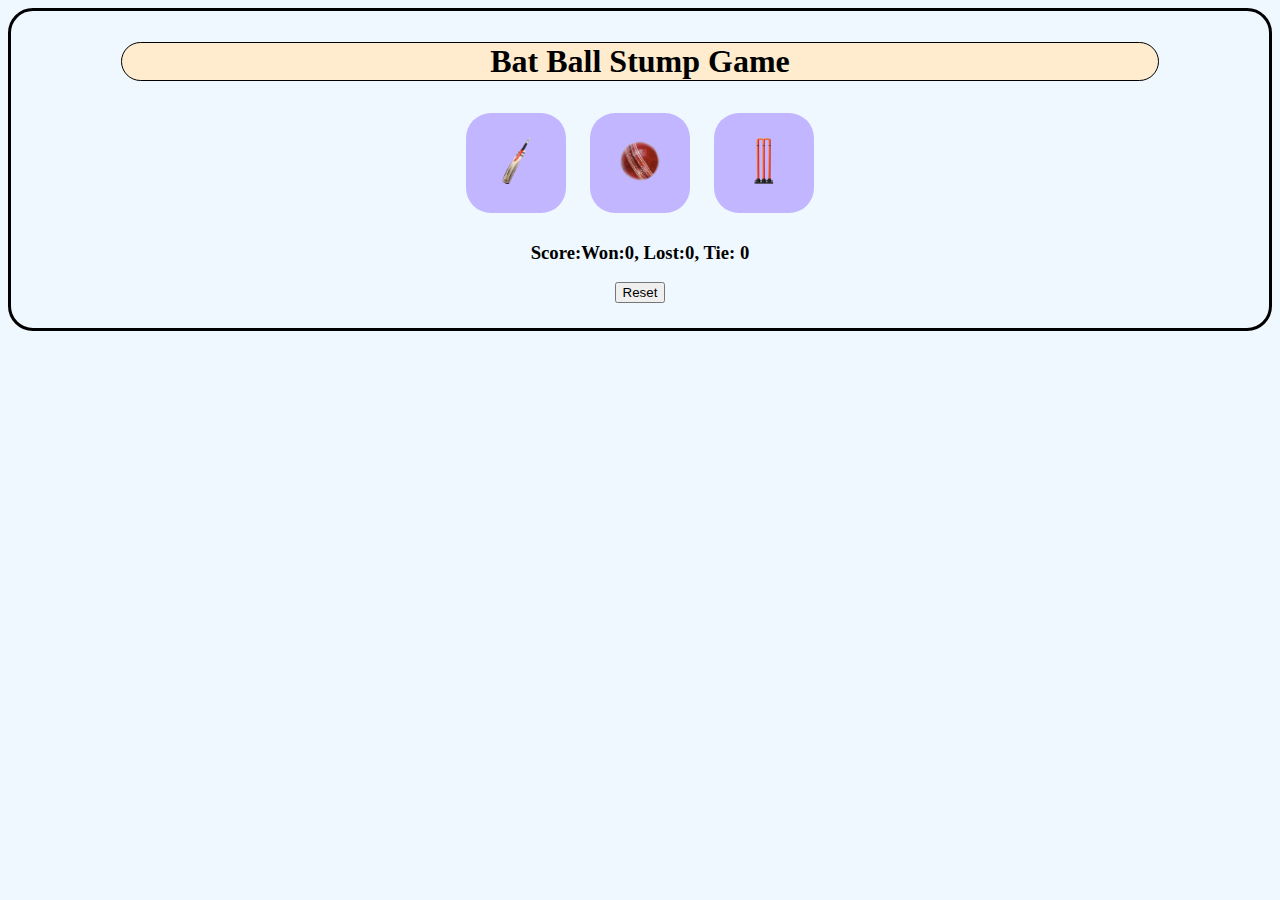
<file: CricketGame-Trevisx07/index.html>
<!DOCTYPE html>
<html lang="en">
<head>
  <title>Cricket Game</title>
  <link rel="stylesheet" href="styles.css">
</head>
<body>
  <h1>Bat Ball Stump Game</h1>

  <button class="choice-button" onclick="
  let computerChoice = generateComputerChoice();
  let resultMsg = getResult('Bat', computerChoice);
  showResult('Bat', computerChoice, resultMsg);
  ">
    <img src="img/bat.png" alt="Bat Image" class="choice-image">  
  </button>

  <button class="choice-button" onclick="
    computerChoice = generateComputerChoice();
    resultMsg = getResult('Ball', computerChoice);
    showResult('Ball', computerChoice, resultMsg);
  ">
    <img src="img/ball.png" alt="Ball Image" class="choice-image">  
  </button>

  <button class="choice-button" onclick="
    computerChoice = generateComputerChoice();
    resultMsg = getResult('Stump', computerChoice);
    showResult('Stump', computerChoice, resultMsg);
  ">
    <img src="img/stump.png" alt="Stump Image" class="choice-image">
  </button>

  <h3 id="user-move"></h3>
  <h3 id="computer-move"></h3>
  <h3 id="result"></h3>
  <h3 id="score"></h3>

  <button onclick="localStorage.clear()
      resetScore();
  ">Reset</button>

  <script>
    let scoreStr = localStorage.getItem('Score');
    let score;
    resetScore(scoreStr);

    function resetScore(scoreStr) {
      score = scoreStr ? JSON.parse(scoreStr) : {
        win: 0,
        lost: 0,
        tie: 0,
      };

      score.displayScore = function() {
        return `Score:Won:${score.win}, Lost:${score.lost}, Tie: ${score.tie}`;
      };

      showResult();
    }

    function generateComputerChoice() {
      //This will generate random number between 0 and 3
      let randomNumber = Math.random() * 3;
      if (randomNumber > 0 && randomNumber <= 1) {
        return 'Bat';
      } else if (randomNumber > 1 && randomNumber <= 2) {
        return 'Ball';
      } else {
        return 'Stump'
      }
    }

    function getResult(userMove, computerMove) {
      if (userMove === 'Bat') {
        if (computerMove === 'Ball') {
          score.win++;
          return 'User won.';
        } else if (computerMove === 'Bat') {
          score.tie++;
          return `It's a tie`;
        } else if (computerMove === 'Stump') {
          score.lost++;
          return 'Computer has won';
        }
      } else if (userMove === 'Ball') {
        if (computerMove === 'Ball') {
          score.tie++;
          return `It's a tie`;
        } else if (computerMove === 'Bat') {
          score.lost++;
          return 'Computer has won';
        } else if (computerMove === 'Stump') {
          score.win++;
          return 'User won.';
        }
      } else {
        if (computerMove === 'Ball') {
          score.lost++;
          return 'Computer has won';
        } else if (computerMove === 'Bat') {
          score.win++;
          return 'User won.';
        } else if (computerMove === 'Stump') {
          score.tie++;
          return `It's a tie`;
        }
      }
    }

    function showResult(userMove, computerMove, result) {
      localStorage.setItem('Score', JSON.stringify(score));
      
      document.querySelector('#user-move').innerText = 
        userMove ? `You have chosen ${userMove}` : '';
      
      document.querySelector('#computer-move').innerText =
        computerMove ? `Computer choice is ${computerMove}` : '';
      
      document.querySelector('#result').innerText = result || '';

      document.querySelector('#score').innerText = score.displayScore();
    }
  </script>
</body>
</html>
</file>
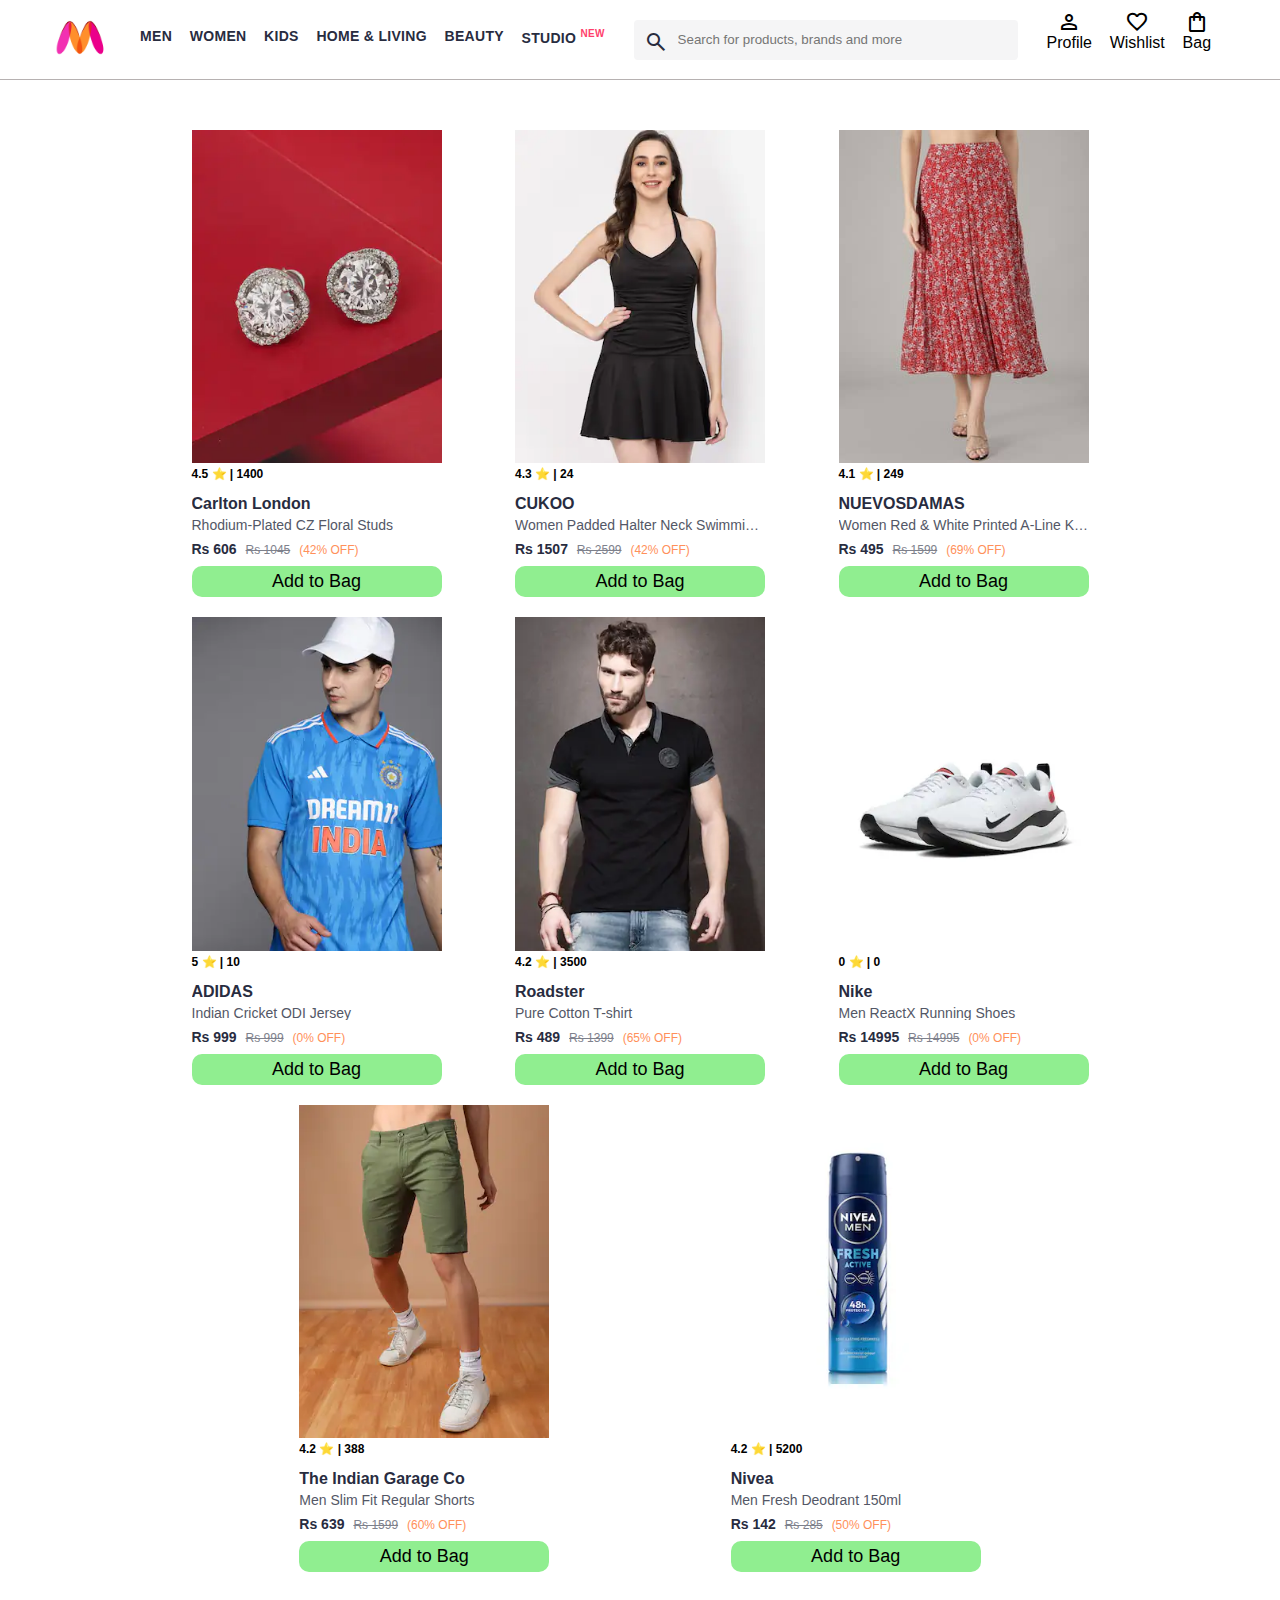
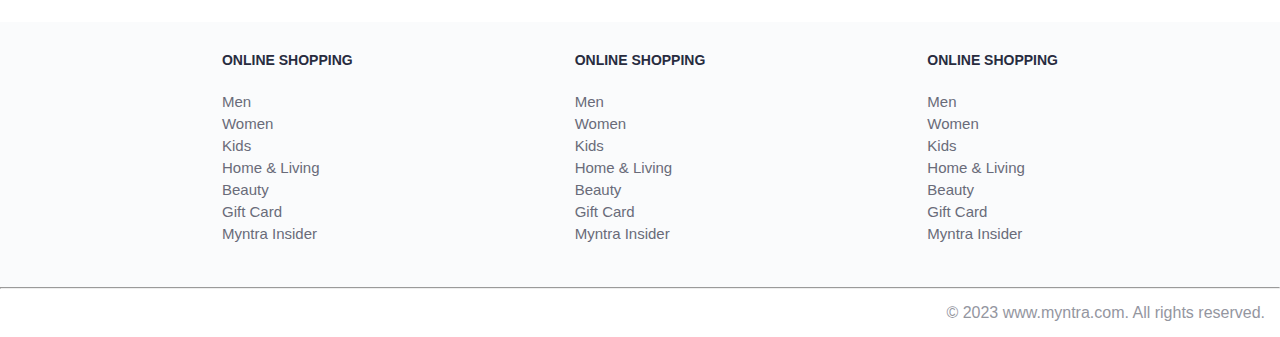
<file: MyntraClone-Trevisx07/index.html>
<!DOCTYPE html>
<html lang="en">
<head>
    <title>Myntra Functional Clone</title>
    <link rel="stylesheet" href="css/index.css">
    <link rel="stylesheet" href="https://fonts.googleapis.com/css2?family=Material+Symbols+Outlined:opsz,wght,FILL,GRAD@20..48,100..700,0..1,-50..200" />
</head>
<body>
    <header>
        <div class="logo_container">
            <a href="#"><img class="myntra_home" src="images/myntra_logo.webp" alt="Myntra Home"></a>
        </div>
        <nav class="nav_bar">
            <a href="#">Men</a>
            <a href="#">Women</a>
            <a href="#">Kids</a>
            <a href="#">Home & Living</a>
            <a href="#">Beauty</a>
            <a href="#">Studio <sup>New</sup></a>
        </nav>
        <div class="search_bar">
            <span class="material-symbols-outlined search_icon">search</span>
            <input class="search_input" placeholder="Search for products, brands and more">
        </div>
        <div class="action_bar">
            <div class="action_container">
                <span class="material-symbols-outlined action_icon">person</span>
                <span class="action_name">Profile</span>
            </div>

            <div class="action_container">
                <span class="material-symbols-outlined action_icon">favorite</span>
                <span class="action_name">Wishlist</span>
            </div>

            <a class="action_container" href="pages/bag.html">
                <span class="material-symbols-outlined action_icon">shopping_bag</span>
                <span class="action_name">Bag</span>
                <span class="bag-item-count">0</span>
            </a>
        </div>
    </header>
    <main>
        <div class="items-container">
        </div>
    </main>
    <footer>
        <div class="footer_container">
            <div class="footer_column">
                <h3>ONLINE SHOPPING</h3>

                <a href="#">Men</a>
                <a href="#">Women</a>
                <a href="#">Kids</a>
                <a href="#">Home & Living</a>
                <a href="#">Beauty</a>
                <a href="#">Gift Card</a>
                <a href="#">Myntra Insider</a>
            </div>

            <div class="footer_column">
                <h3>ONLINE SHOPPING</h3>

                <a href="#">Men</a>
                <a href="#">Women</a>
                <a href="#">Kids</a>
                <a href="#">Home & Living</a>
                <a href="#">Beauty</a>
                <a href="#">Gift Card</a>
                <a href="#">Myntra Insider</a>
            </div>

            <div class="footer_column">
                <h3>ONLINE SHOPPING</h3>

                <a href="#">Men</a>
                <a href="#">Women</a>
                <a href="#">Kids</a>
                <a href="#">Home & Living</a>
                <a href="#">Beauty</a>
                <a href="#">Gift Card</a>
                <a href="#">Myntra Insider</a>
            </div>
        </div>
        <hr>

        <div class="copyright">
            © 2023 www.myntra.com. All rights reserved.
        </div>
    </footer>
    <script src="data/items.js"></script>
    <script src="scripts/index.js"></script>
</body>
</html>
</file>
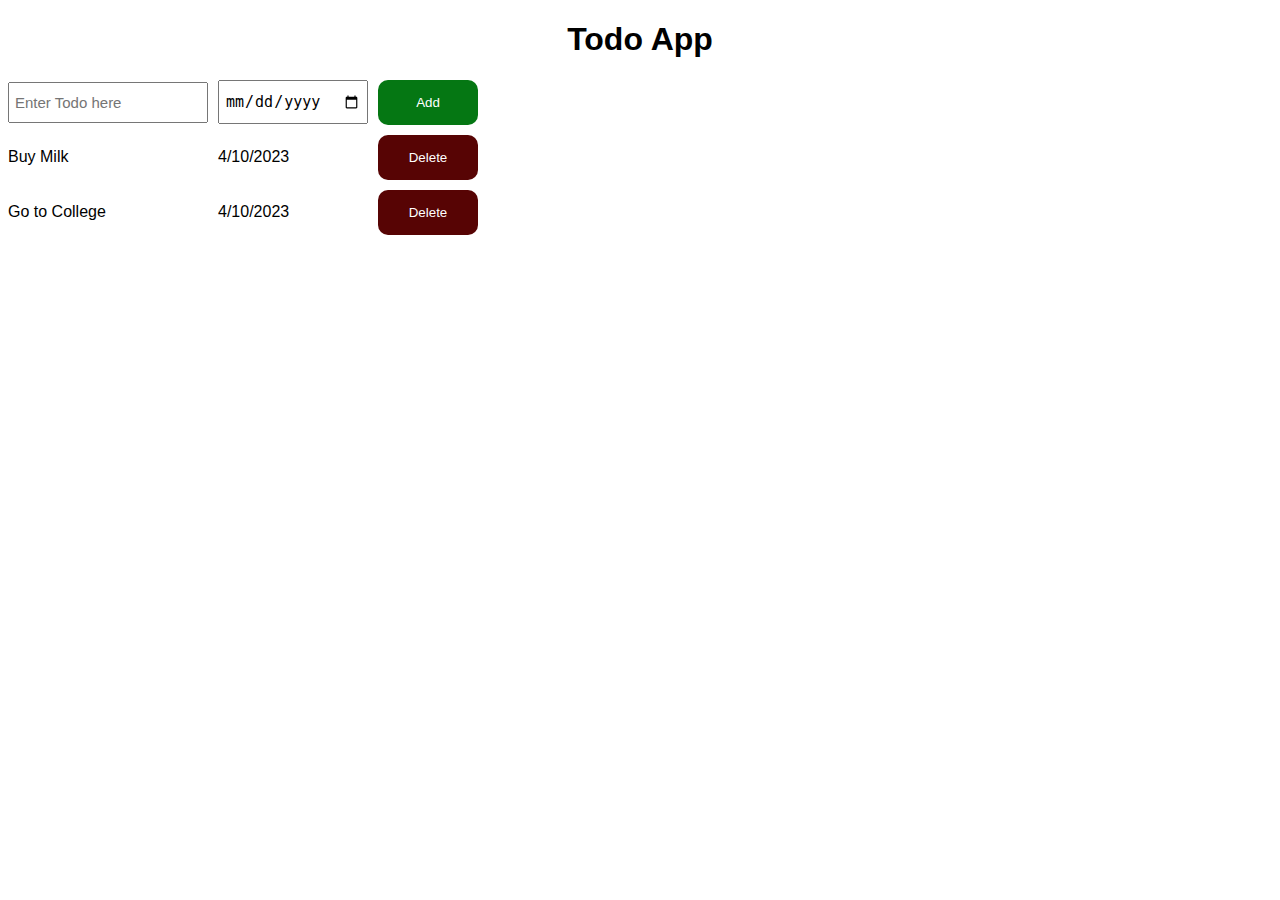
<file: TodoProject-Trevisx07/index.html>
<!DOCTYPE html>
<html lang="en">
<head>
  <link rel="stylesheet" href="styles.css">
  <title>Todo App</title>
</head>
<body>
  <h1 id="main-heading">Todo App</h1>

  <div class="grid-container">
    <input id="todo-input" type="text" placeholder="Enter Todo here">
    <input id="todo-date" type="date">
    <button class='btn-todo' onclick="addTodo();">Add</button>
  </div>

  <div class="todo-container grid-container"></div>

  <script src="script.js"></script>
</body>
</html>
</file>
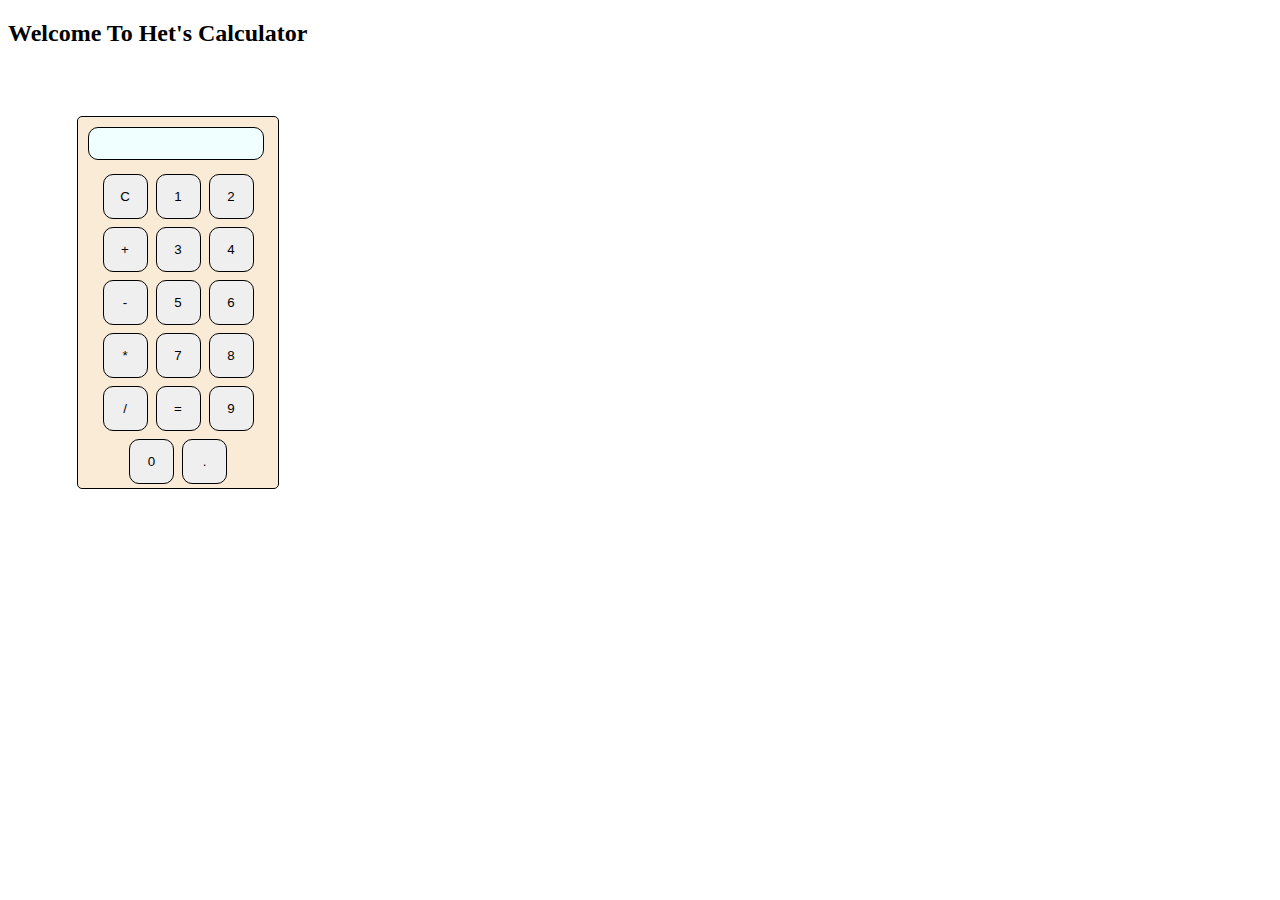
<file: Calculator-Trevisx07/index1.html>
<!-- Calculator project -->
 <!DOCTYPE html>
 <html lang="en">
 <head>
    <meta charset="UTF-8">
    <meta name="viewport" content="width=device-width, initial-scale=1.0">
    <title>Trevisx07 Calculator</title>
    <link rel="stylesheet" href="style.css">
 </head>
 <body>
    <h2 class="heading">Welcome To Het's Calculator</h2>
    <div id="Calculator">
        <input type="text" id="display" readonly>
        <div class="button-cantainer">
        <button class="button" onclick="currentValue = ' '; document.querySelector('#display').
        value = currentValue;">C</button>
        <button class="button" onclick="currentValue += '1'; document.querySelector('#display').
        value = currentValue;">1</button>
        <button class="button" onclick="currentValue += '2'; document.querySelector('#display').
        value = currentValue;">2</button>
        <button class="button" onclick="currentValue += '+'; document.querySelector('#display').
        value = currentValue;">+</button>
        <button class="button" onclick="currentValue += '3'; document.querySelector('#display').
        value = currentValue;">3</button>
        <button class="button" onclick="currentValue += '4'; document.querySelector('#display').
        value = currentValue;">4</button>
        <button class="button" onclick="currentValue += '-'; document.querySelector('#display').
        value = currentValue;">-</button>
        <button class="button" onclick="currentValue += '5'; document.querySelector('#display').
        value = currentValue;">5</button>
        <button class="button" onclick="currentValue += '6'; document.querySelector('#display').
        value = currentValue;">6</button>
        <button class="button" onclick="currentValue += '*'; document.querySelector('#display').
        value = currentValue;">*</button>
        <button class="button" onclick="currentValue += '7'; document.querySelector('#display').
        value = currentValue;">7</button>
        <button class="button" onclick="currentValue += '8'; document.querySelector('#display').
        value = currentValue;">8</button>
        <button class="button" onclick="currentValue += '/'; document.querySelector('#display').
        value = currentValue;">/</button>
        <button class="button" onclick="result = eval(currentValue);  currentValue = result; document.querySelector('#display').
        value = currentValue;">=</button>
        <button class="button" onclick="currentValue += '9'; document.querySelector('#display').
        value = currentValue;">9</button>
        <button class="button" onclick="currentValue += '0'; document.querySelector('#display').
        value = currentValue;">0</button>
        <button class="button" onclick="currentValue += '.'; document.querySelector('#display').
        value = currentValue;">.</button>

        </div>


    </div>
    <script src="script.js"></script>
 </body>
 </html>
</file>
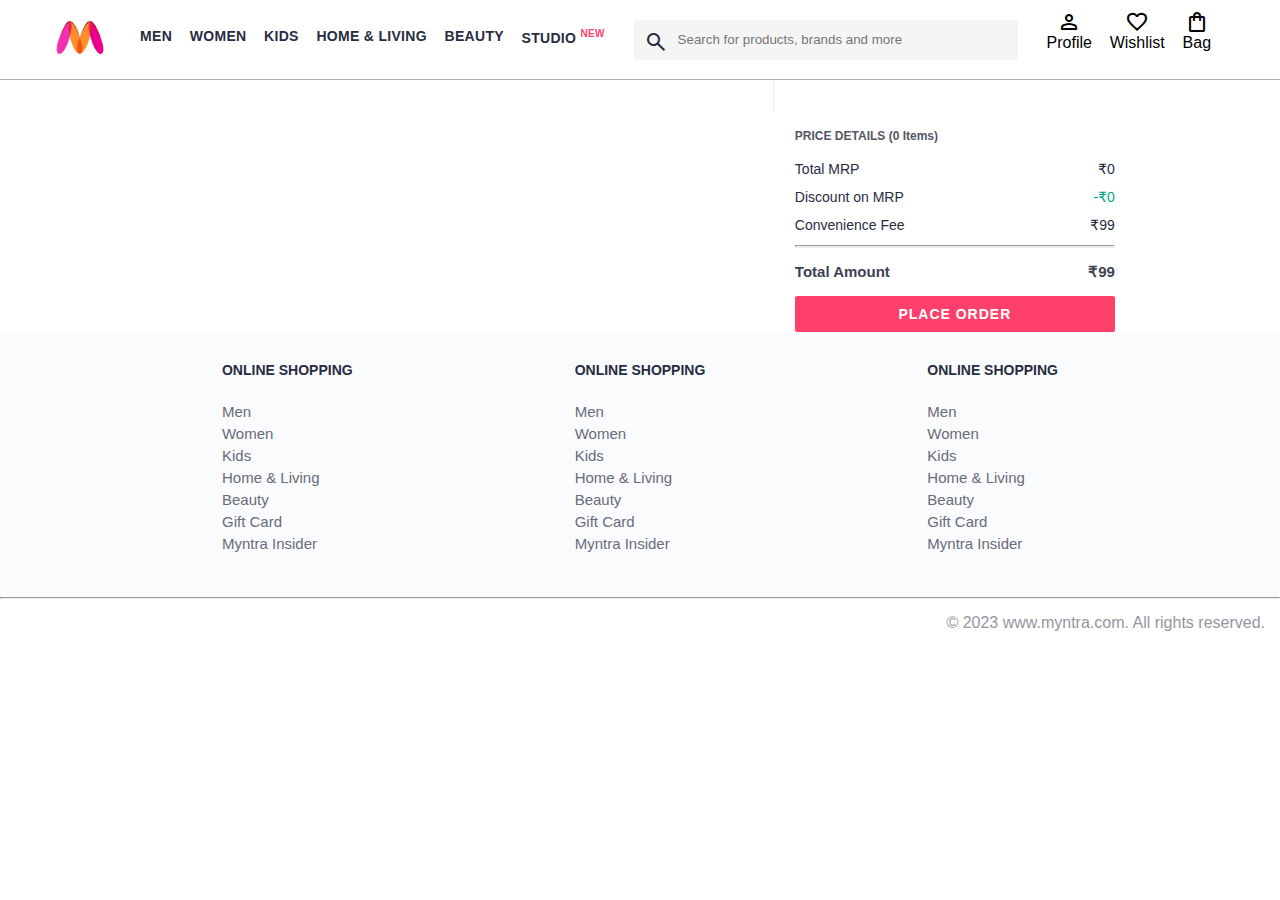
<file: MyntraClone-Trevisx07/pages/bag.html>
<!DOCTYPE html>
<html lang="en">
<head>
    <title>Myntra Clone</title>
    <link rel="stylesheet" href="../css/index.css">
    <link rel="stylesheet" href="../css/bag.css">
    <link rel="stylesheet" href="https://fonts.googleapis.com/css2?family=Material+Symbols+Outlined:opsz,wght,FILL,GRAD@20..48,100..700,0..1,-50..200" />
</head>
<body>
    <header>
        <div class="logo_container">
            <a href="#"><img class="myntra_home" src="../images/myntra_logo.webp" alt="Myntra Home"></a>
        </div>
        <nav class="nav_bar">
            <a href="#">Men</a>
            <a href="#">Women</a>
            <a href="#">Kids</a>
            <a href="#">Home & Living</a>
            <a href="#">Beauty</a>
            <a href="#">Studio <sup>New</sup></a>
        </nav>
        <div class="search_bar">
            <span class="material-symbols-outlined search_icon">search</span>
            <input class="search_input" placeholder="Search for products, brands and more">
        </div>
        <div class="action_bar">
            <div class="action_container">
                <span class="material-symbols-outlined action_icon">person</span>
                <span class="action_name">Profile</span>
            </div>

            <div class="action_container">
                <span class="material-symbols-outlined action_icon">favorite</span>
                <span class="action_name">Wishlist</span>
            </div>

            <div class="action_container">
                <span class="material-symbols-outlined action_icon">shopping_bag</span>
                <span class="action_name">Bag</span>
                <span class="bag-item-count">0</span>
            </div>
        </div>
    </header>
    <main>
      <div class="bag-page">
        <div class="bag-items-container">
        </div>
        <div class="bag-summary">
        </div>

      </div>
    </main>
    <footer>
        <div class="footer_container">
            <div class="footer_column">
                <h3>ONLINE SHOPPING</h3>

                <a href="#">Men</a>
                <a href="#">Women</a>
                <a href="#">Kids</a>
                <a href="#">Home & Living</a>
                <a href="#">Beauty</a>
                <a href="#">Gift Card</a>
                <a href="#">Myntra Insider</a>
            </div>

            <div class="footer_column">
                <h3>ONLINE SHOPPING</h3>

                <a href="#">Men</a>
                <a href="#">Women</a>
                <a href="#">Kids</a>
                <a href="#">Home & Living</a>
                <a href="#">Beauty</a>
                <a href="#">Gift Card</a>
                <a href="#">Myntra Insider</a>
            </div>

            <div class="footer_column">
                <h3>ONLINE SHOPPING</h3>

                <a href="#">Men</a>
                <a href="#">Women</a>
                <a href="#">Kids</a>
                <a href="#">Home & Living</a>
                <a href="#">Beauty</a>
                <a href="#">Gift Card</a>
                <a href="#">Myntra Insider</a>
            </div>
        </div>
        <hr>

        <div class="copyright">
            © 2023 www.myntra.com. All rights reserved.
        </div>
    </footer>
    <script src="../data/items.js"></script>
    <script src="../scripts/index.js"></script>
    <script src="../scripts/bag.js"></script>
</body>
</html>
</file>
<file: CricketGame-Trevisx07/styles.css>
body {
    text-align: center;
    border: 3px solid black;
    padding: 10px;
    padding-bottom: 25px;
    border-radius: 25px;
    background-color: aliceblue;
  }
  h1{
    border: 1px solid black;
    border-radius: 25px;
    background-color: blanchedalmond;
    margin-left: 100px;
    margin-right: 100px;
    
}
  
  .choice-button {
    height: 100px;
    width: 100px;
    border: none;
    margin: 10px;
    background-color: rgba(64, 0, 255, 0.268);
    border-radius: 25px;
    cursor: pointer;
  }
  
  .choice-image {
    height: 50px;
  }
</file>
<file: MyntraClone-Trevisx07/css/index.css>
/***************** Item Page CSS **************************/
/*.action_container {
    text-decoration: none;
}
a.action_container:link {
    color:black;
}
.item-details {
    cursor: pointer;
    width: 250px;
    margin: 10px;
}
.stars {
    font-size: 12px;
    font-weight: 700;
    text-align: left;
}
.company {
    font-size: 18px;
    font-weight: 700;
    line-height: 1;
    color: #282c3f;
    margin-bottom: 6px;
    overflow: hidden;
    text-overflow: ellipsis;
    white-space: nowrap;
    margin-top: 20px;
}
.item-name {
    color: #535766;
    font-size: 16px;
    line-height: 1;
    margin-bottom: 0;
    margin-top: 0;
    overflow: hidden;
    text-overflow: ellipsis;
    white-space: nowrap;
    font-weight: 400;
    display: block;
}
.price-container {
    margin-top: 10px;
}
.current-price {
    font-size: 14px;
    font-weight: 700;
    color: #282c3f;
}
.original-price {
    text-decoration: line-through;
    color: #7e818c;
    font-weight: 400;
    margin-left: 5px;
    font-size: 12px;
}
.discount-percentage {
    color: #ff905a;
    font-weight: 400;
    font-size: 12px;
    margin-left: 5px;
}
.btn-bag {
    background-color: lightgreen;
    border: none;
    padding: 5px 15px;
    border-radius: 10px;
    width: 100%;
    margin-top: 7px;
    font-size: 20px;
    cursor: pointer;
}
.bag-items {
    background-color: #f16565;
    white-space: nowrap;
    text-align: center;
    line-height: 18px;
    padding: 0 6px;
    height: 18px;
    position: relative;
    border-radius: 50%;
    font-size: 12px;
    color: #fff;
    left: 13px;
    top: -44px;
    font-weight: 700;
    cursor: pointer;
}*/

* {
    margin: 0;
    padding: 0;
    font-family: Assistant,-apple-system,BlinkMacSystemFont,Segoe UI,Roboto,Helvetica,Arial,sans-serif;
    box-sizing: border-box;
}
header {
    display: flex;
    background-color: #ffffff;
    height: 80px;
    justify-content: space-between;
    align-items: center;
    border-bottom: 1px solid #b6b1b1;
}
.myntra_home {
    height: 45px;
}
.logo_container {
    margin-left: 4%;
}
.action_bar {
    margin-right: 4%;
}
.nav_bar {
    display: flex;
    min-width: 500px;
    justify-content: space-evenly;
}
.nav_bar a {
    font-size: 14px;
    letter-spacing: .3px;
    color: #282c3f;
    font-weight: 700;
    text-transform: uppercase;
    text-decoration: none;
    padding: 28px 0;
    border-bottom: 5px solid #ffffff;
}
.nav_bar a:hover {
    border-bottom: 4px solid #f54e77;
}

.nav_bar a sup {
    color: #ff3f6c;
    font-size: 10px;
}

.search_bar {
    height: 40px;
    min-width: 200px;
    width: 30%;
    display: flex;
    align-items: center;
}
.search_icon {
    box-sizing: content-box;
    height: 20px;
    padding: 10px;

    background-color: #f5f5f6;
    color: #282c3f;
    font-weight: 300;
    border-radius: 4px 0 0 4px;
}
.search_input {
    color: #696e79;
    background-color: #f5f5f6;
    flex-grow: 1;
    height: 40px;
    border: 0;
    border-radius: 0 4px 4px 0;
}

.action_bar {
    display: flex;
    min-width: 200px;
    justify-content: space-evenly;
}

.action_container {
    display: flex;
    flex-direction: column;
    align-items: center;
}

/* Main section */
.banner_container {
    margin: 40px 0;
}
.banner_image {
    width: 100%;
}

.category_heading {
    text-transform: uppercase;
    color: #3e4152;
    letter-spacing: .15em;
    font-size: 1.8em;
    margin: 50px 0 10px 30px;
    max-height: 5em;
    font-weight: 700;
}

.category-items, .items-container {
    width: 80%;
    margin: 50px 10%;
    display: flex;
    flex-wrap: wrap;
    justify-content: space-evenly;
}

.sale_item {
    width: 250px;
}

.footer_container {
    padding: 30px 0px 40px 0px;
    background: #FAFBFC;
    display: flex;
    justify-content: space-evenly;
}

.footer_column {
    display: flex;
    flex-direction: column;
}

.footer_column h3 {
    color: #282c3f;
    font-size: 14px;
    margin-bottom: 25px;
}

.footer_column a {
    color: #696b79;
    font-size: 15px;
    text-decoration: none;
    padding-bottom: 5px;
}

.copyright {
    color: #94969f;
    text-align: end;
    padding: 15px;
}

.items-container {
    width: 80%;
    margin: 40px 10%;
}
.item-container {
    width: 250px;
    margin: 10px;
}
.item-image {
    width: 100%;
}
.rating {
    font-size: 12px;
    font-weight: 700;
}
.company-name {
    margin-top: 15px;
    font-size: 16px;
    font-weight: 700;
    line-height: 1;
    color: #282c3f;
    margin-bottom: 6px;
    overflow: hidden;
    text-overflow: ellipsis;
    white-space: nowrap;
}
.item-name {
    color: #535766;
    font-size: 14px;
    line-height: 1;
    margin-bottom: 0;
    margin-top: 0;
    overflow: hidden;
    text-overflow: ellipsis;
    white-space: nowrap;
    font-weight: 400;
    display: block;
}
.price {
    margin-top: 10px;
    font-size: 14px;
    line-height: 15px;
    color: #282c3f;
    white-space: nowrap;
}
.current-price {
    font-size: 14px;
    font-weight: 700;
    color: #282c3f;
}
.original-price {
    text-decoration: line-through;
    color: #7e818c;
    font-weight: 400;
    margin-left: 5px;
    font-size: 12px;
}
.discount {
    color: #ff905a;
    font-weight: 400;
    font-size: 12px;
    margin-left: 5px;
}
.btn-add-bag {
    margin-top: 8px;
    font-size: 18px;
    width: 100%;
    background-color: lightgreen;
    border: none;
    padding: 5px 15px;
    border-radius: 10px;
    cursor: pointer;
}
.bag-item-count {
    background-color: #f16565;
    white-space: nowrap;
    text-align: center;
    line-height: 18px;
    padding: 0 6px;
    height: 18px;
    position: relative;
    border-radius: 50%;
    font-size: 12px;
    color: #fff;
    left: 13px;
    top: -44px;
    font-weight: 700;
    cursor: pointer;
}
.action_container {
    text-decoration: none;
}
a.action_container:link {
    color:black;
}
</file>
<file: TodoProject-Trevisx07/styles.css>
body {
    font-family: Arial;
  }
  
  #main-heading {
    text-align: center;
  }
  
  .grid-container {
    display: grid;
    grid-template-columns: 200px 150px 100px;
    column-gap: 10px;
    row-gap: 10px;
    margin-top: 10px;
    align-items: center;
  }
  
  #todo-input, #todo-date {
    font-size: 15px;
    padding: 10px 5px;
  }
  
  .btn-delete {
    background-color: rgb(87, 4, 4);
    color: white;
    border: none;
    border-radius: 10px;
    padding: 15px 0px;
    cursor: pointer;
  }
  
  .btn-todo {
    background-color: rgb(5, 119, 19);
    color: white;
    border: none;
    border-radius: 10px;
    padding: 15px 0px;
    cursor: pointer;
  }
</file>
<file: Calculator-Trevisx07/style.css>
#Calculator{
    border: 1px solid black;
    border-radius: 5px;
    width: 200px;
    background-color: antiquewhite;
    margin: 69px;
}
#display{
    margin: 10px;
    width: 85%;
    font-size: 25px;
    background-color: azure;
    border-radius: 10px;
    border: 1px solid black;
}
.button-cantainer{
    display: flex;
    justify-content: center;
    flex-wrap: wrap;
}
.button{
     width: 45px;
     height: 45px;
     margin: 4px;
     border-radius: 10px;
     border: .1px solid black;

}
.heading{
    font-family: cursive;
}
</file>
<file: MyntraClone-Trevisx07/css/bag.css>
.bag-items-container {
  display: inline-block;
  width: 64%;
  padding-right: 20px;
  border-right: 1px solid #eaeaec;
  padding-top: 32px;
  color: #282c3f;
  font-size: 13px;
  line-height: 1.42857143;
}

.bag-page {
  width: 75%;
  margin-left: 12.5%;
}

.bag-summary {
  vertical-align: top;
  display: inline-block;
  width: 35%;
  padding: 24px 0 0 16px;
  color: #282c3f;
  font-size: 13px;
  line-height: 1.42857143;
}

.bag-details-container {
  margin-bottom: 16px;
}

.price-header {
  font-size: 12px;
  font-weight: 700;
  margin: 24px 0 16px;
  color: #535766;
}

.price-item {
  margin-bottom: 12px;
  line-height: 16px;
  font-size: 14px;
  color: #282c3f;
}

.price-item-value {
  float: right;
}

.priceDetail-base-discount {
  color: #03a685;
}

.price-footer {
  font-weight: 700;
  font-size: 15px;
  padding-top: 16px;
  border-top: 1px solid #eaeaec;
  color: #3e4152;
  line-height: 16px;
}

.btn-place-order {
  width: 100%;
  letter-spacing: 1px;
  font-size: 14px;
  font-weight: 600;
  border-radius: 2px;
  border-width: 0px;
  padding: 10px 16px;
  background-color: rgb(255, 63, 108);
  color: rgb(255, 255, 255);
  cursor: pointer;
}

.bag-item-container {
  margin-bottom: 8px;
  background: #fff;
  font-size: 14px;
  border: 1px solid #eaeaec;
  border-radius: 4px;
  position: relative;
  padding: 12px 12px 0;
}

.item-left-part {
  position: absolute;
  background: rgb(255, 242, 223);
  height: 148px;
  width: 111px;
}

.item-right-part {
  padding-left: 12px;
  position: relative;
  min-height: 148px;
  margin-left: 111px;
  margin-bottom: 12px;
}

.bag-item-img {
  width: 100%;
}

.return-period {
  display: inline-flex;
  font-size: 14px;
  padding-top: 8px;
}

.return-period-days {
  font-weight: 700;
  margin-right: 4px;
}

.delivery-details {
  margin-top: 5px;
  color: #282c3f;
  font-size: 12px;
  letter-spacing: -.1px;
  margin-bottom: 8px;
  line-height: 15px;
}

.delivery-details-days {
  color: #03a685;
}

.remove-from-cart {
  position: absolute;
  font-size: 25px;
  top: 10px;
  right: 18px;
  width: 14px;
  height: 14px;
  cursor: pointer;
}
</file>
